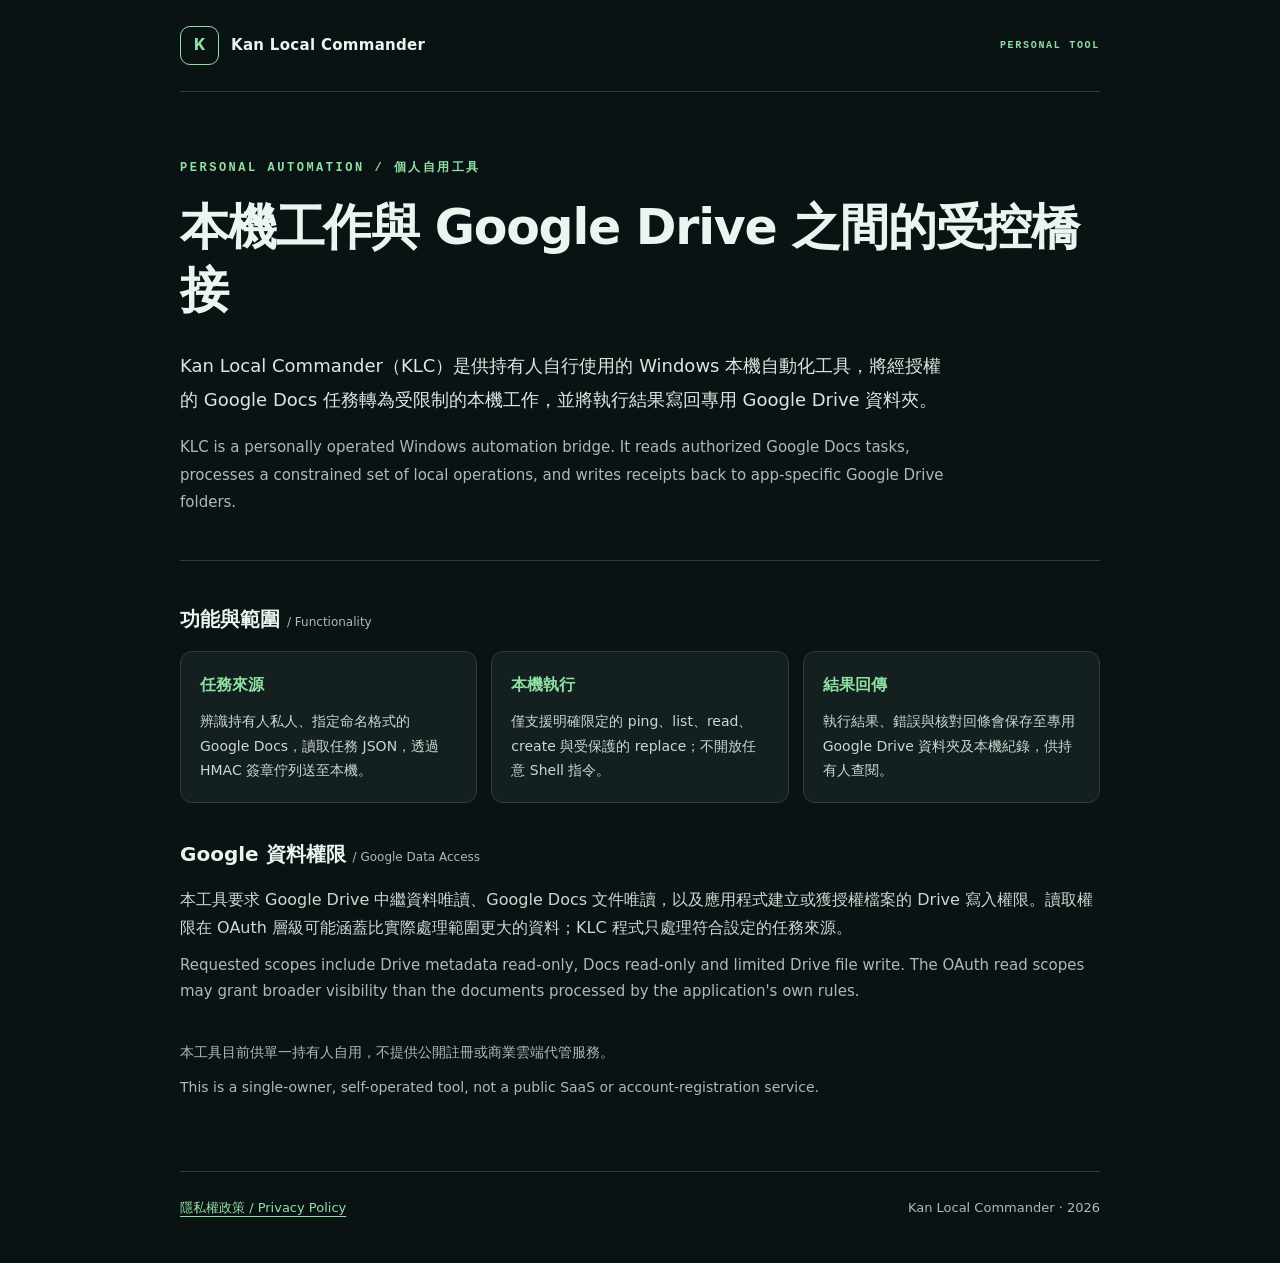
<file: index.html>
<!doctype html>
<html lang="zh-Hant">
<head>
  <meta charset="utf-8">
  <meta name="viewport" content="width=device-width, initial-scale=1">
  <meta name="color-scheme" content="dark">
  <meta name="description" content="Kan Local Commander — a personal local automation bridge.">
  <title>Kan Local Commander | Personal Automation</title>
  <link rel="stylesheet" href="./styles.css">
</head>
<body>
  <div class="shell">
    <header class="masthead"><span class="brand-mark" aria-hidden="true">K</span><span class="brand">Kan Local Commander</span><span class="tag">PERSONAL TOOL</span></header>
    <main>
      <p class="eyebrow">PERSONAL AUTOMATION / 個人自用工具</p>
      <h1>本機工作與 Google Drive 之間的受控橋接</h1>
      <p class="lead">Kan Local Commander（KLC）是供持有人自行使用的 Windows 本機自動化工具，將經授權的 Google Docs 任務轉為受限制的本機工作，並將執行結果寫回專用 Google Drive 資料夾。</p>
      <p class="lead en" lang="en">KLC is a personally operated Windows automation bridge. It reads authorized Google Docs tasks, processes a constrained set of local operations, and writes receipts back to app-specific Google Drive folders.</p>
      <div class="rule"></div>
      <section aria-labelledby="functions">
        <h2 id="functions">功能與範圍 <span lang="en">/ Functionality</span></h2>
        <div class="features">
          <div><strong>任務來源</strong><p>辨識持有人私人、指定命名格式的 Google Docs，讀取任務 JSON，透過 HMAC 簽章佇列送至本機。</p></div>
          <div><strong>本機執行</strong><p>僅支援明確限定的 ping、list、read、create 與受保護的 replace；不開放任意 Shell 指令。</p></div>
          <div><strong>結果回傳</strong><p>執行結果、錯誤與核對回條會保存至專用 Google Drive 資料夾及本機紀錄，供持有人查閱。</p></div>
        </div>
      </section>
      <section aria-labelledby="access">
        <h2 id="access">Google 資料權限 <span lang="en">/ Google Data Access</span></h2>
        <p>本工具要求 Google Drive 中繼資料唯讀、Google Docs 文件唯讀，以及應用程式建立或獲授權檔案的 Drive 寫入權限。讀取權限在 OAuth 層級可能涵蓋比實際處理範圍更大的資料；KLC 程式只處理符合設定的任務來源。</p>
        <p class="en" lang="en">Requested scopes include Drive metadata read-only, Docs read-only and limited Drive file write. The OAuth read scopes may grant broader visibility than the documents processed by the application's own rules.</p>
      </section>
      <p class="note">本工具目前供單一持有人自用，不提供公開註冊或商業雲端代管服務。</p>
      <p class="note en" lang="en">This is a single-owner, self-operated tool, not a public SaaS or account-registration service.</p>
    </main>
    <footer><a href="./privacy.html">隱私權政策 / Privacy Policy</a><span>Kan Local Commander · 2026</span></footer>
  </div>
</body>
</html>
</file>
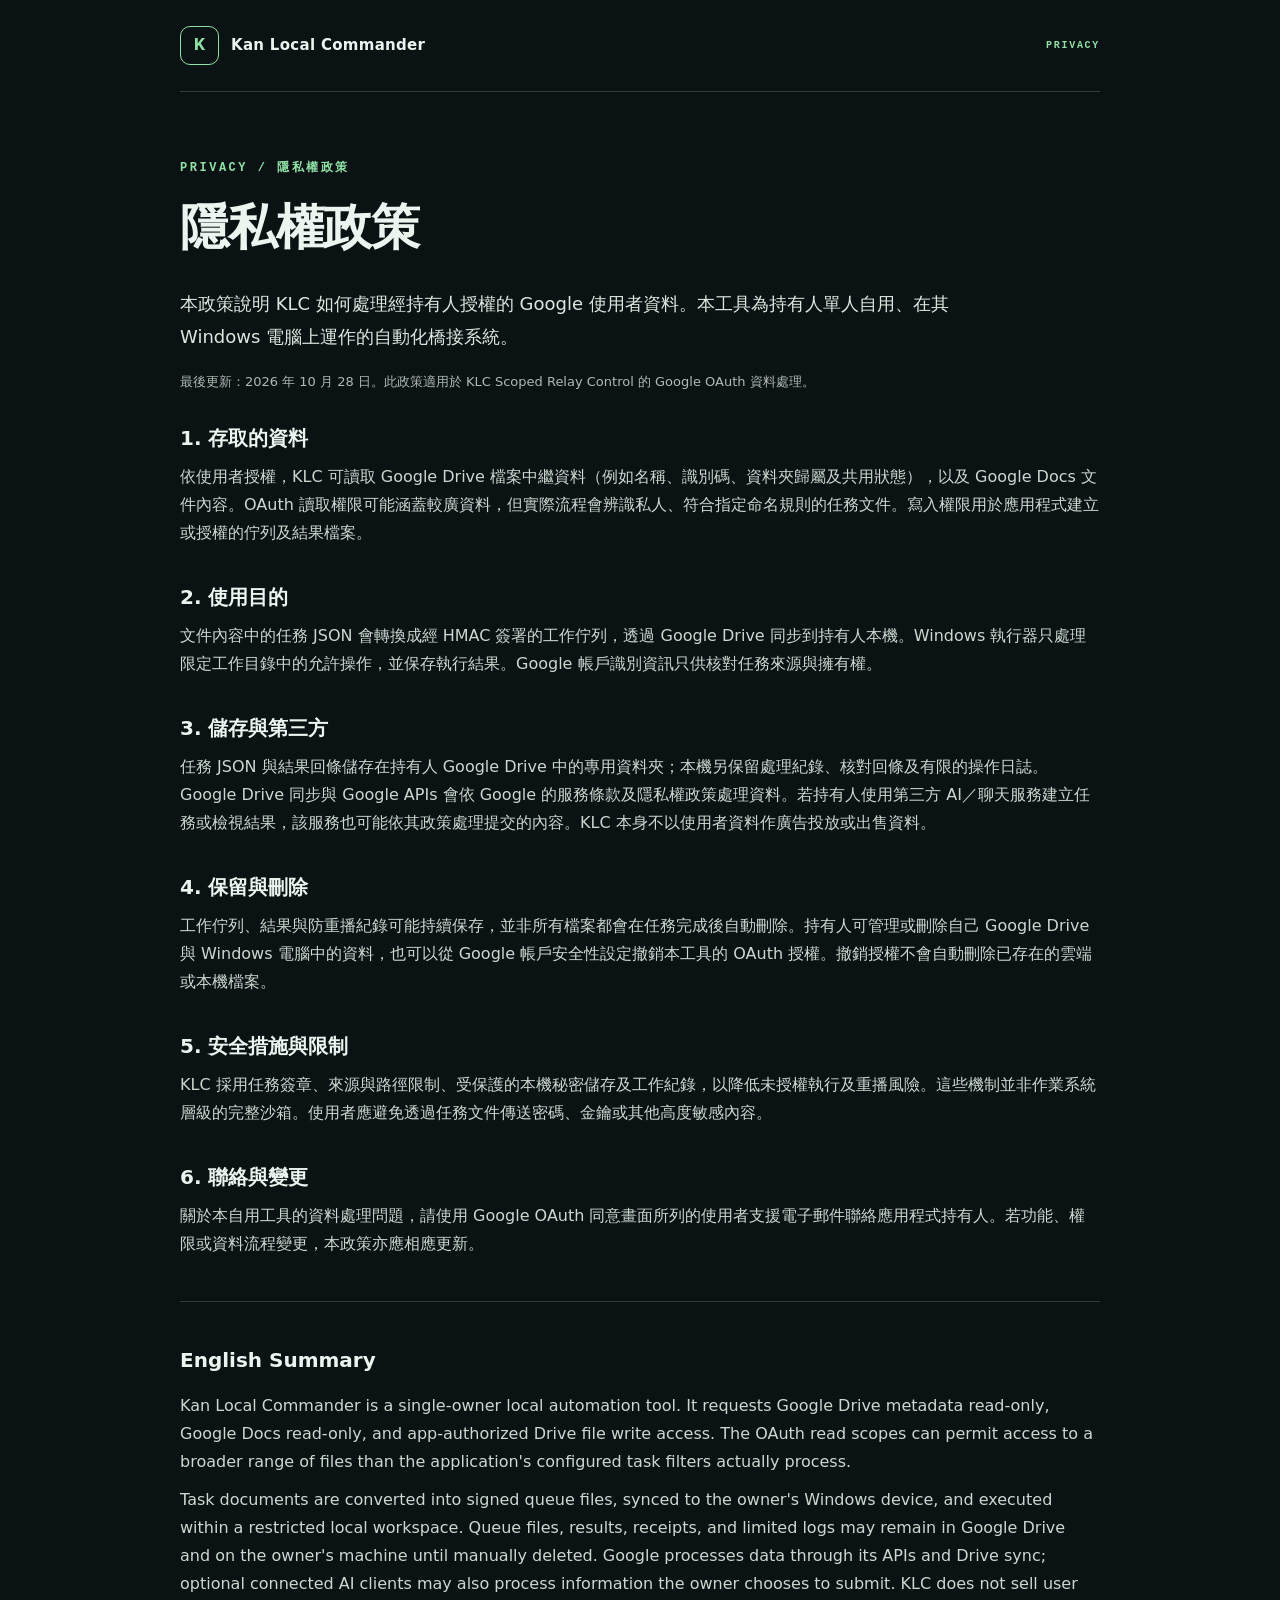
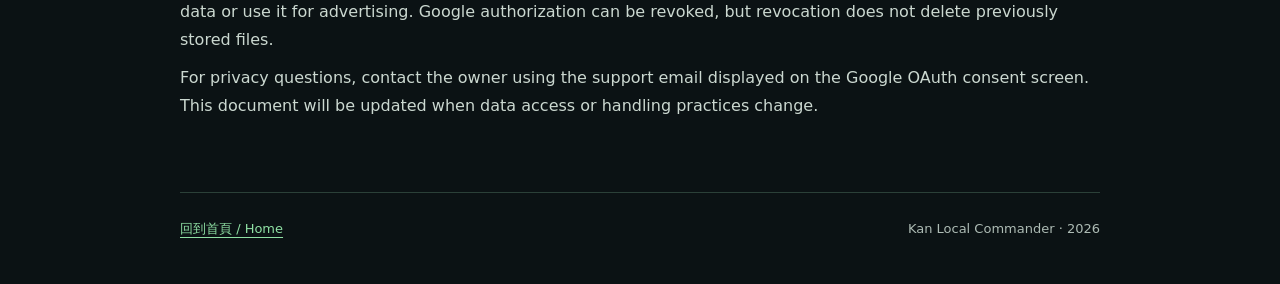
<file: privacy.html>
<!doctype html>
<html lang="zh-Hant">
<head>
  <meta charset="utf-8">
  <meta name="viewport" content="width=device-width, initial-scale=1">
  <meta name="color-scheme" content="dark">
  <meta name="description" content="Privacy policy for Kan Local Commander, a personal automation tool.">
  <title>Privacy Policy | Kan Local Commander</title>
  <link rel="stylesheet" href="./styles.css">
</head>
<body>
  <div class="shell">
    <header class="masthead"><a class="brand-link" href="./index.html"><span class="brand-mark" aria-hidden="true">K</span><span class="brand">Kan Local Commander</span></a><span class="tag">PRIVACY</span></header>
    <main class="policy">
      <p class="eyebrow">PRIVACY / 隱私權政策</p>
      <h1>隱私權政策</h1>
      <p class="lead">本政策說明 KLC 如何處理經持有人授權的 Google 使用者資料。本工具為持有人單人自用、在其 Windows 電腦上運作的自動化橋接系統。</p>
      <p class="meta">最後更新：2026 年 10 月 28 日。此政策適用於 KLC Scoped Relay Control 的 Google OAuth 資料處理。</p>
      <section><h2>1. 存取的資料</h2>
        <p>依使用者授權，KLC 可讀取 Google Drive 檔案中繼資料（例如名稱、識別碼、資料夾歸屬及共用狀態），以及 Google Docs 文件內容。OAuth 讀取權限可能涵蓋較廣資料，但實際流程會辨識私人、符合指定命名規則的任務文件。寫入權限用於應用程式建立或授權的佇列及結果檔案。</p>
      </section>
      <section><h2>2. 使用目的</h2>
        <p>文件內容中的任務 JSON 會轉換成經 HMAC 簽署的工作佇列，透過 Google Drive 同步到持有人本機。Windows 執行器只處理限定工作目錄中的允許操作，並保存執行結果。Google 帳戶識別資訊只供核對任務來源與擁有權。</p>
      </section>
      <section><h2>3. 儲存與第三方</h2>
        <p>任務 JSON 與結果回條儲存在持有人 Google Drive 中的專用資料夾；本機另保留處理紀錄、核對回條及有限的操作日誌。Google Drive 同步與 Google APIs 會依 Google 的服務條款及隱私權政策處理資料。若持有人使用第三方 AI／聊天服務建立任務或檢視結果，該服務也可能依其政策處理提交的內容。KLC 本身不以使用者資料作廣告投放或出售資料。</p>
      </section>
      <section><h2>4. 保留與刪除</h2>
        <p>工作佇列、結果與防重播紀錄可能持續保存，並非所有檔案都會在任務完成後自動刪除。持有人可管理或刪除自己 Google Drive 與 Windows 電腦中的資料，也可以從 Google 帳戶安全性設定撤銷本工具的 OAuth 授權。撤銷授權不會自動刪除已存在的雲端或本機檔案。</p>
      </section>
      <section><h2>5. 安全措施與限制</h2>
        <p>KLC 採用任務簽章、來源與路徑限制、受保護的本機秘密儲存及工作紀錄，以降低未授權執行及重播風險。這些機制並非作業系統層級的完整沙箱。使用者應避免透過任務文件傳送密碼、金鑰或其他高度敏感內容。</p>
      </section>
      <section><h2>6. 聯絡與變更</h2>
        <p>關於本自用工具的資料處理問題，請使用 Google OAuth 同意畫面所列的使用者支援電子郵件聯絡應用程式持有人。若功能、權限或資料流程變更，本政策亦應相應更新。</p>
      </section>
      <div class="rule"></div>
      <h2 lang="en">English Summary</h2>
      <p lang="en">Kan Local Commander is a single-owner local automation tool. It requests Google Drive metadata read-only, Google Docs read-only, and app-authorized Drive file write access. The OAuth read scopes can permit access to a broader range of files than the application's configured task filters actually process.</p>
      <p lang="en">Task documents are converted into signed queue files, synced to the owner's Windows device, and executed within a restricted local workspace. Queue files, results, receipts, and limited logs may remain in Google Drive and on the owner's machine until manually deleted. Google processes data through its APIs and Drive sync; optional connected AI clients may also process information the owner chooses to submit. KLC does not sell user data or use it for advertising. Google authorization can be revoked, but revocation does not delete previously stored files.</p>
      <p lang="en">For privacy questions, contact the owner using the support email displayed on the Google OAuth consent screen. This document will be updated when data access or handling practices change.</p>
    </main>
    <footer><a href="./index.html">回到首頁 / Home</a><span>Kan Local Commander · 2026</span></footer>
  </div>
</body>
</html>
</file>
<file: styles.css>
:root{color-scheme:dark;--bg:#0b1214;--panel:#141f20;--text:#ebf4ee;--muted:#adbbb4;--line:#2b4038;--accent:#8fe0a4}
*{box-sizing:border-box}
html{background:var(--bg);scroll-behavior:smooth}
body{margin:0;color:var(--text);font:16px/1.75 system-ui,-apple-system,"Noto Sans TC","Microsoft JhengHei",sans-serif}
a{color:var(--accent);text-underline-offset:4px}
a:hover{color:#c5ffce}
.shell{width:min(920px,calc(100% - 48px));margin:0 auto}
.masthead{min-height:92px;display:flex;align-items:center;gap:12px;border-bottom:1px solid var(--line)}
.brand-link{display:inline-flex;gap:12px;align-items:center;text-decoration:none;color:var(--text)}
.brand-mark{display:inline-grid;place-items:center;border:1px solid var(--accent);color:var(--accent);font:700 19px/1 ui-monospace,monospace;width:39px;height:39px;border-radius:10px;flex:none}
.brand{font-weight:650;letter-spacing:.02em;font-size:15px}
.tag{margin-left:auto;letter-spacing:.17em;font:600 10px/1.2 ui-monospace,monospace;color:var(--accent)}
main{padding:68px 0 62px}
.eyebrow{font:650 12px/1.4 ui-monospace,monospace;letter-spacing:.21em;color:var(--accent);margin:0 0 20px}
h1{font-size:clamp(30px,5vw,49px);line-height:1.28;letter-spacing:-.025em;margin:0 0 27px;font-weight:670}
.lead{max-width:770px;font-size:18px;line-height:1.85;color:#dce8df;margin:0 0 18px}
.en{color:var(--muted);font-size:15px}
.rule{height:1px;background:var(--line);margin:43px 0}
section{margin:36px 0}
h2{font-size:20px;line-height:1.5;margin:0 0 17px;font-weight:660}
h2 span{font-size:12px;color:var(--muted);font-weight:400}
p{margin:10px 0;color:#cbd8d0}
.features{display:grid;grid-template-columns:repeat(3,minmax(0,1fr));gap:14px}
.features>div{background:var(--panel);border:1px solid var(--line);border-radius:12px;padding:19px}
.features strong{color:var(--accent);font-weight:650}
.features p{font-size:14px;margin-bottom:0}
.note{font-size:14px;color:var(--muted)}
.meta{color:var(--muted);font-size:13px}
.policy section{margin:29px 0 35px}
.policy section h2{margin-bottom:7px}
footer{display:flex;align-items:center;justify-content:space-between;gap:24px;border-top:1px solid var(--line);padding:25px 0 43px;font-size:13px}
footer span{color:var(--muted)}
@media (max-width:700px){main{padding:45px 0}.features{grid-template-columns:1fr}.shell{width:min(100% - 32px,920px)}.masthead{min-height:78px}.tag{font-size:9px}.brand{font-size:13px}footer{flex-direction:column;align-items:flex-start;gap:8px}}
</file>
